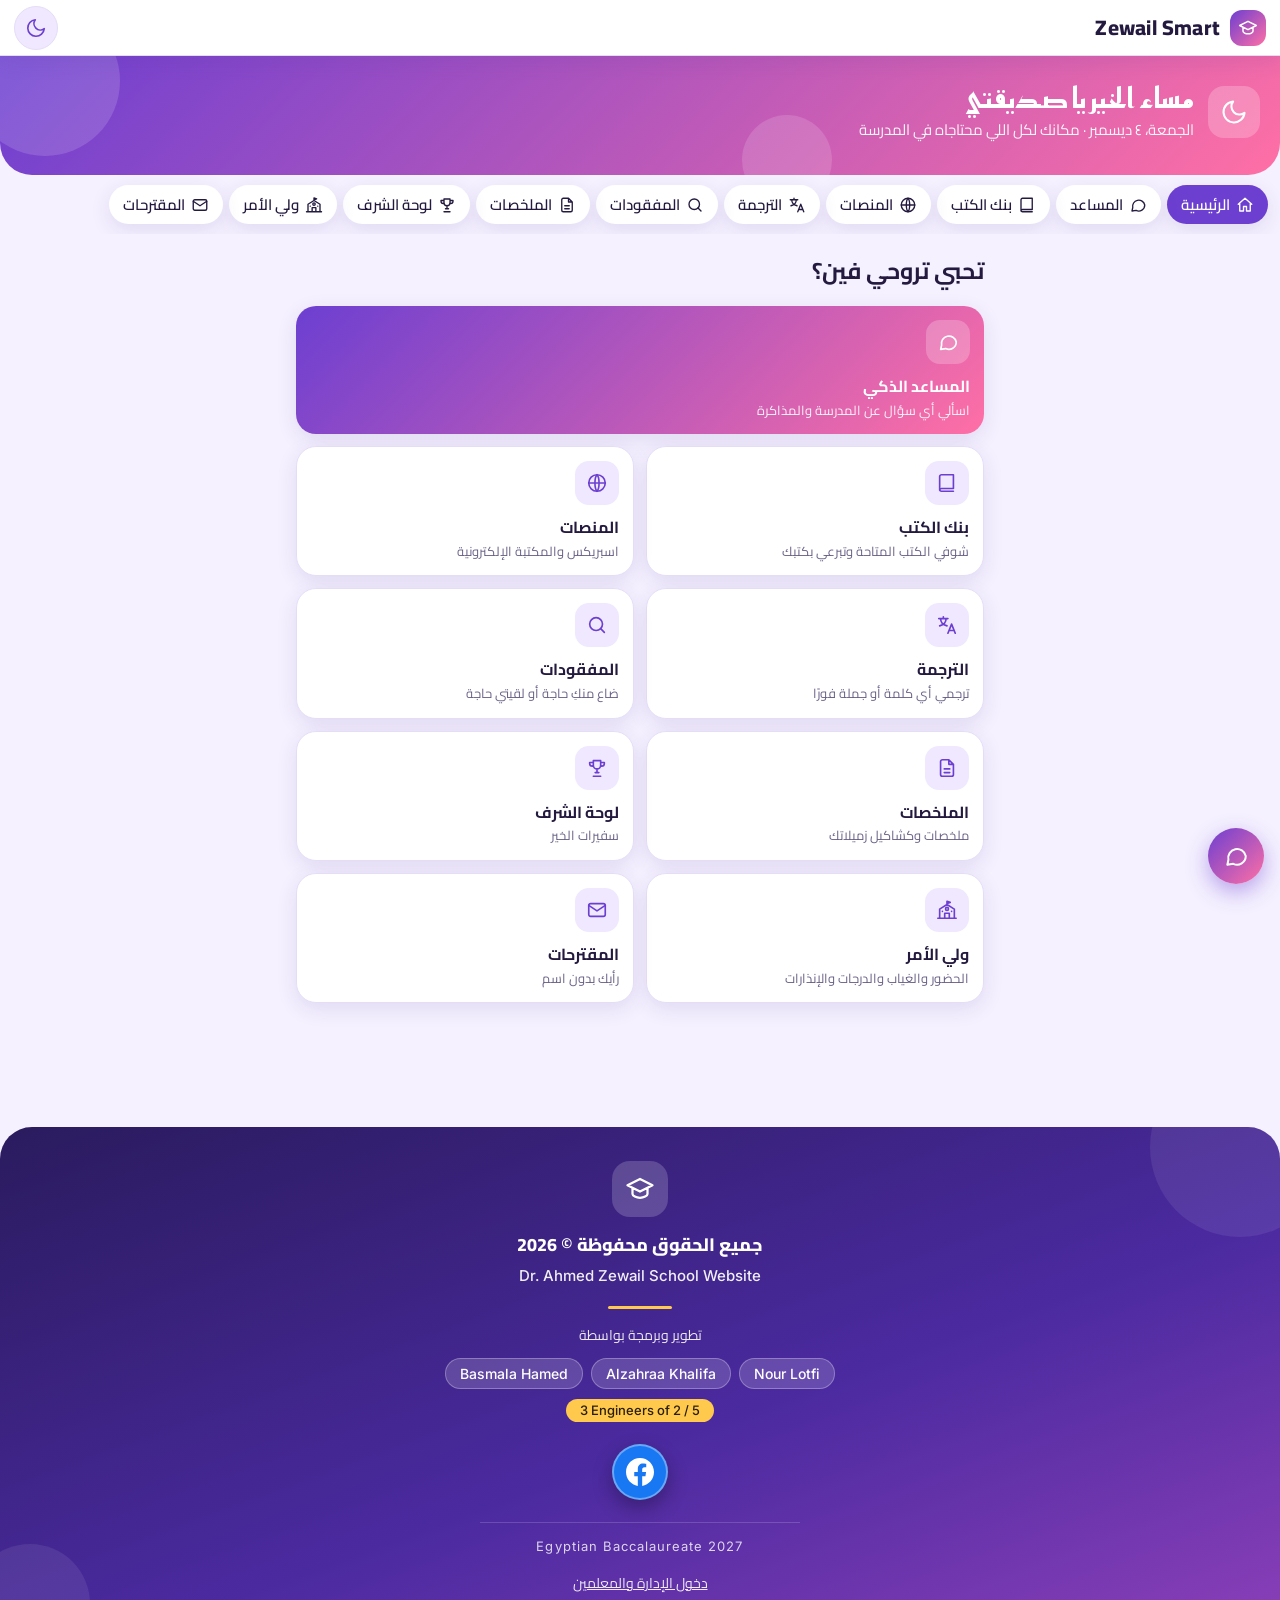
<file: index.html>
<!DOCTYPE html>
<html lang="ar" dir="rtl">
<head>
<meta charset="utf-8">
<meta name="viewport" content="width=device-width, initial-scale=1, viewport-fit=cover">
<title>Zewail Smart</title>
<script>try{var th=localStorage.getItem("theme");if(th==="dark"||th==="light")document.documentElement.setAttribute("data-theme",th)}catch(e){}</script>
<link rel="stylesheet" href="https://fonts.googleapis.com/css2?family=Cairo:wght@400;600;800&family=Reem+Kufi:wght@600&family=Inter:wght@400;500&display=swap">
<link rel="stylesheet" href="style.css">
<style>
#adminRoot{padding:0}
[hidden]{display:none!important}
#adminRoot .login{min-height:100vh;display:grid;place-items:center;padding:16px}
#adminRoot .lbox{width:100%;max-width:400px;background:var(--surface);border:1px solid var(--line);border-radius:22px;padding:22px;box-shadow:var(--sh)}
#adminRoot .lbox h1{font-size:20px;margin:0 0 12px}
#adminRoot .lbox .btn{width:100%;justify-content:center;padding:11px}
#adminRoot .err{color:var(--bad);font-weight:700;min-height:22px;margin:8px 0 0}
#adminRoot .spin{width:16px;height:16px;border:2.5px solid rgba(255,255,255,.4);border-top-color:#fff;border-radius:50%;animation:sp .7s linear infinite}
@keyframes sp{to{transform:rotate(360deg)}}
#adminRoot .top{position:sticky;top:0;z-index:8;display:flex;align-items:center;gap:10px;padding:10px 14px;background:var(--surface);border-bottom:1px solid var(--line)}
#adminRoot .top b{font-size:18px}
#adminRoot .top .who{margin-inline-start:auto;color:var(--muted);font-size:14px}
#adminRoot .btn.sm{padding:4px 12px;font-size:14px}
#adminRoot .tabs{position:sticky;top:53px;z-index:7;display:flex;gap:6px;overflow-x:auto;padding:8px 12px;background:var(--bg);scrollbar-width:none}
#adminRoot .tabs a{flex:none;padding:6px 14px;border-radius:999px;background:var(--surface);color:var(--ink);text-decoration:none;font-weight:600;font-size:15px;box-shadow:var(--sh);cursor:pointer}
#adminRoot .tabs a.on{background:var(--p);color:var(--surface)}
#adminRoot #view{max-width:1200px;margin:auto;padding:8px 14px 80px}
#adminRoot .kpis{display:grid;grid-template-columns:repeat(auto-fit,minmax(150px,1fr));gap:10px;margin:10px 0}
#adminRoot .kpi{background:var(--surface);border:1px solid var(--line);border-radius:16px;padding:12px 14px;box-shadow:var(--sh)}
#adminRoot .kpi b{display:block;font-size:26px;line-height:1.3}
#adminRoot .kpi span{color:var(--muted);font-size:13px}
#adminRoot .kpi.warn b{color:var(--bad)}
#adminRoot .kpi.ok b{color:var(--mint)}
#adminRoot .panel{background:var(--surface);border:1px solid var(--line);border-radius:18px;padding:14px;margin:12px 0;box-shadow:var(--sh)}
#adminRoot .panel h3{margin:0 0 8px;font-size:17px}
#adminRoot .two{display:grid;grid-template-columns:1fr;gap:12px}
@media(min-width:900px){#adminRoot .two{grid-template-columns:1fr 1fr}}
#adminRoot .bars{display:flex;align-items:flex-end;gap:8px;height:150px;padding-top:8px;overflow-x:auto}
#adminRoot .bar{flex:1;min-width:34px;display:flex;flex-direction:column;align-items:center;justify-content:flex-end;height:100%;font-size:12px;color:var(--muted)}
#adminRoot .bar i{display:block;width:70%;background:linear-gradient(var(--p),var(--p2));border-radius:6px 6px 0 0;min-height:2px}
#adminRoot .bar em{font-style:normal;color:var(--ink);font-weight:700}
#adminRoot .hb{display:grid;grid-template-columns:90px 1fr 52px;gap:8px;align-items:center;margin:6px 0;font-size:14px}
#adminRoot .hb div{background:var(--soft);border-radius:999px;height:12px;overflow:hidden}
#adminRoot .hb i{display:block;height:100%;background:var(--p2);border-radius:999px}
#adminRoot .donut{display:flex;gap:14px;align-items:center;flex-wrap:wrap}
#adminRoot .bar-row{display:flex;height:22px;border-radius:999px;overflow:hidden;background:var(--soft);flex:1;min-width:200px}
#adminRoot .bar-row i{display:block;height:100%}
#adminRoot .lg{display:flex;gap:12px;flex-wrap:wrap;font-size:13px;color:var(--muted);margin-top:6px}
#adminRoot .lg s{display:inline-block;width:10px;height:10px;border-radius:50%;margin-inline-end:4px;text-decoration:none}
#adminRoot .filters{display:flex;flex-wrap:wrap;gap:8px;align-items:end}
#adminRoot .filters>div{flex:1;min-width:130px}
#adminRoot .filters input,#adminRoot .filters select{margin:2px 0 0}
#adminRoot .tw{overflow-x:auto;border:1px solid var(--line);border-radius:14px;background:var(--surface)}
#adminRoot table.t{border-collapse:collapse;width:100%;font-size:14px;min-width:760px}
#adminRoot .t th,#adminRoot .t td{padding:8px 10px;text-align:start;border-bottom:1px solid var(--line);white-space:nowrap}
#adminRoot .t th{background:var(--soft);position:sticky;top:0;font-weight:700}
#adminRoot .t tr:hover td{background:color-mix(in srgb,var(--soft) 50%,transparent)}
#adminRoot .t td.n{white-space:normal;min-width:180px}
#adminRoot .pill{display:inline-block;border-radius:999px;padding:0 10px;font-size:12px;font-weight:800}
#adminRoot .pill.g{background:color-mix(in srgb,var(--mint) 25%,var(--surface));color:var(--ink)}
#adminRoot .pill.y{background:var(--gold);color:#2a1f08}
#adminRoot .pill.r{background:var(--bad);color:#fff}
#adminRoot .pill.m{background:var(--soft);color:var(--muted)}
#adminRoot .pager{display:flex;gap:8px;align-items:center;justify-content:center;margin:10px 0;flex-wrap:wrap}
#adminRoot .rowb{display:flex;gap:8px;flex-wrap:wrap;margin:8px 0}
#adminRoot .seg{display:inline-flex;border:1.5px solid var(--line);border-radius:12px;overflow:hidden}
#adminRoot .seg label{padding:4px 10px;cursor:pointer;font-size:13px;border-inline-end:1px solid var(--line)}
#adminRoot .seg input{display:none;width:auto}
#adminRoot .seg input:checked+span{font-weight:800}
#adminRoot .seg label:has(input:checked){background:var(--p);color:var(--surface)}
#adminRoot .seg label:has(input[value=absent]:checked){background:var(--bad);color:#fff}
#adminRoot .seg label:has(input[value=late]:checked){background:var(--gold);color:#2a1f08}
#adminRoot .modal{position:fixed;inset:0;background:rgba(0,0,0,.5);z-index:20;display:grid;place-items:center;padding:10px}
#adminRoot .mbox{background:var(--surface);color:var(--ink);border-radius:20px;width:100%;max-width:820px;max-height:92vh;overflow:auto;padding:16px}
#adminRoot .mx{float:inline-end}
#adminRoot .toast{position:fixed;bottom:20px;left:50%;transform:translateX(-50%) translateY(30px);background:var(--ink);color:var(--surface);padding:10px 18px;border-radius:12px;opacity:0;pointer-events:none;transition:.25s;z-index:30;max-width:92vw}
#adminRoot .toast.show{opacity:1;transform:translateX(-50%)}
#adminRoot .inl{display:flex;gap:8px;flex-wrap:wrap;align-items:end}
#adminRoot .inl>*{margin:0}
#adminRoot .inl input,#adminRoot .inl select{width:auto;flex:1;min-width:110px}
#adminRoot .skel{height:80px;border-radius:16px;background:linear-gradient(90deg,var(--soft),var(--surface),var(--soft));background-size:200% 100%;animation:sk 1.2s infinite}
@keyframes sk{to{background-position:-200% 0}}
@media print{#adminRoot .top,#adminRoot .tabs,#adminRoot .rowb,#adminRoot .pager,#adminRoot .no-print{display:none!important}}
</style>
</head>
<body>
<svg width="0" height="0" style="position:absolute" aria-hidden="true">
<symbol id="i-home" viewBox="0 0 24 24"><path d="M3 11l9-8 9 8M5 10v10h5v-6h4v6h5V10"/></symbol>
<symbol id="i-book" viewBox="0 0 24 24"><path d="M4 19.5V5a2 2 0 012-2h13v15H6a2 2 0 00-2 2zm0 0A2 2 0 006 21h13"/></symbol>
<symbol id="i-search" viewBox="0 0 24 24"><circle cx="11" cy="11" r="7"/><path d="M20 20l-4-4"/></symbol>
<symbol id="i-file" viewBox="0 0 24 24"><path d="M14 3H7a2 2 0 00-2 2v14a2 2 0 002 2h10a2 2 0 002-2V8zM14 3v5h5M9 13h6M9 17h6"/></symbol>
<symbol id="i-trophy" viewBox="0 0 24 24"><path d="M8 4h8v5a4 4 0 01-8 0zM8 6H4v1a3 3 0 003 3M16 6h4v1a3 3 0 01-3 3M12 13v4M8 21h8M10 17h4"/></symbol>
<symbol id="i-mail" viewBox="0 0 24 24"><rect x="3" y="5" width="18" height="14" rx="2"/><path d="M3 7l9 6 9-6"/></symbol>
<symbol id="i-pencil" viewBox="0 0 24 24"><path d="M4 20l1-4L16 5l3 3L8 19zM14 7l3 3"/></symbol>
<symbol id="i-chat" viewBox="0 0 24 24"><path d="M21 12a8 8 0 01-11.5 7.2L4 20l1-4.5A8 8 0 1121 12z"/></symbol>
<symbol id="i-send" viewBox="0 0 24 24"><path d="M22 2L11 13M22 2l-7 20-4-9-9-4z"/></symbol>
<symbol id="i-moon" viewBox="0 0 24 24"><path d="M21 12.8A9 9 0 1111.2 3a7 7 0 009.8 9.8z"/></symbol>
<symbol id="i-sun" viewBox="0 0 24 24"><circle cx="12" cy="12" r="4"/><path d="M12 2v2M12 20v2M4.9 4.9l1.4 1.4M17.7 17.7l1.4 1.4M2 12h2M20 12h2M4.9 19.1l1.4-1.4M17.7 6.3l1.4-1.4"/></symbol>
<symbol id="i-globe" viewBox="0 0 24 24"><circle cx="12" cy="12" r="9"/><path d="M3 12h18M12 3c3 3 3 15 0 18M12 3c-3 3-3 15 0 18"/></symbol>
<symbol id="i-lang" viewBox="0 0 24 24"><path d="M3 5h10M8 3v2M5 5c0 4 3 7 7 8M11 5c0 4-3 7-7 8M13 21l4-10 4 10M14.5 18h5"/></symbol>
<symbol id="i-ext" viewBox="0 0 24 24"><path d="M14 4h6v6M20 4l-9 9M18 14v5a1 1 0 01-1 1H5a1 1 0 01-1-1V7a1 1 0 011-1h5"/></symbol>
<symbol id="i-play" viewBox="0 0 24 24"><circle cx="12" cy="12" r="9"/><path d="M10 8.5l6 3.5-6 3.5z"/></symbol>
<symbol id="i-layers" viewBox="0 0 24 24"><path d="M12 3l9 5-9 5-9-5zM3 13l9 5 9-5M3 17.5l9 5 9-5"/></symbol>
<symbol id="i-lib" viewBox="0 0 24 24"><path d="M4 21V5M9 21V5M14 21V5M18.5 21l-3-16 4-1 3 16zM3 21h8"/></symbol>
<symbol id="i-swap" viewBox="0 0 24 24"><path d="M7 4L3 8l4 4M3 8h14M17 20l4-4-4-4M21 16H7"/></symbol>
<symbol id="i-copy" viewBox="0 0 24 24"><rect x="9" y="9" width="11" height="11" rx="2"/><path d="M5 15V6a2 2 0 012-2h9"/></symbol>
<symbol id="i-speak" viewBox="0 0 24 24"><path d="M4 9v6h4l5 4V5L8 9zM16.5 8.5a5 5 0 010 7M19 6a8.5 8.5 0 010 12"/></symbol>
<symbol id="i-cap" viewBox="0 0 24 24"><path d="M2 9l10-5 10 5-10 5zM6 11.5V16c0 1.5 3 3 6 3s6-1.5 6-3v-4.5"/></symbol>
<symbol id="i-school" viewBox="0 0 24 24"><path d="M2 21h20M4 21V11l8-5 8 5v10M12 6V2.5l3.5 1.2L12 5M9.5 21v-5.5h5V21M7 13.5h.01M17 13.5h.01"/><circle cx="12" cy="10.8" r="1.6"/></symbol>
</svg>
<header class="appbar">
<a class="brand" href="#home"><span class="lg"><svg class="ic"><use href="#i-cap"/></svg></span><span class="bn" dir="ltr" lang="en">Zewail Smart</span></a>
<button class="tbtn" id="tb" type="button" aria-label="تبديل الوضع الداكن"><svg class="ic" id="ti-moon"><use href="#i-moon"/></svg><svg class="ic" id="ti-sun"><use href="#i-sun"/></svg></button>
</header>
<div class="hero"><div class="blob b1"></div><div class="blob b2"></div>
<div class="logo"><svg class="ic" id="gi"><use href="#i-sun"/></svg></div>
<div><h1 id="gr">أهلاً بكِ</h1><p id="gd">مكانك لكل اللي محتاجاه في المدرسة</p></div></div>
<nav id="nav"></nav>
<main id="app"></main>
<footer class="foot">
<div class="fb1"></div><div class="fb2"></div>
<div class="fin">
<div class="flogo"><svg class="ic"><use href="#i-cap"/></svg></div>
<p class="frights">جميع الحقوق محفوظة © 2026</p>
<p class="fsite" dir="ltr" lang="en">Dr. Ahmed Zewail School Website</p>
<div class="fdiv"></div>
<p class="fby">تطوير وبرمجة بواسطة</p>
<ul class="fdev" dir="ltr" lang="en"><li>Basmala Hamed</li><li>Alzahraa Khalifa</li><li>Nour Lotfi</li></ul>
<p class="fcls" dir="ltr" lang="en">3 Engineers of 2 / 5</p>
<a class="fbk" href="https://www.facebook.com/share/1DrXE6mmeP/" target="_blank" rel="noopener noreferrer" aria-label="صفحتنا على فيسبوك" title="فيسبوك"><svg viewBox="0 0 24 24" width="28" height="28" aria-hidden="true"><path fill="#fff" d="M24 12.073c0-6.627-5.373-12-12-12s-12 5.373-12 12c0 5.99 4.388 10.954 10.125 11.854v-8.385H7.078v-3.47h3.047V9.43c0-3.007 1.792-4.669 4.533-4.669 1.312 0 2.686.235 2.686.235v2.953H15.83c-1.491 0-1.956.925-1.956 1.874v2.25h3.328l-.532 3.47h-2.796v8.385C19.612 23.027 24 18.062 24 12.073z"/></svg></a>
<p class="fbac" dir="ltr" lang="en">Egyptian Baccalaureate 2027</p>
<p class="fby" style="margin-top:14px"><a href="#admin" style="color:#fff">دخول الإدارة والمعلمين</a></p>
</div>
</footer>
<div id="adminRoot" class="adm" hidden>
<div id="a_login" class="login" hidden>
  <form id="a_lf" class="lbox" novalidate>
    <h1>حضور — دخول الإدارة والمعلمين</h1>
    <label for="a_lu">اسم المستخدم</label>
    <input id="a_lu" dir="ltr" autocomplete="username" required>
    <label for="a_lp">كلمة المرور</label>
    <input id="a_lp" type="password" dir="ltr" autocomplete="current-password" required>
    <button class="btn" id="a_lb" type="submit"><span class="spin" id="a_ls" hidden></span><span id="a_lt">تسجيل الدخول</span></button>
    <p class="err" id="a_le" role="alert"></p>
    <p class="note"><a href="index.html">الرجوع لصفحة المدرسة</a></p>
  </form>
</div>

<div id="a_shell" hidden>
  <header class="top">
    <b id="a_sname">حضور</b>
    <span class="who" id="a_who"></span>
    <button class="btn alt sm" id="a_out">خروج</button>
  </header>
  <nav id="a_tabs" class="tabs" aria-label="أقسام اللوحة"></nav>
  <main id="a_view" aria-live="polite"></main>
</div>
<div id="a_modal" class="modal" hidden><div class="mbox" role="dialog" aria-modal="true"><button class="btn alt sm mx" id="a_mx" aria-label="إغلاق">إغلاق ✕</button><div id="a_mb"></div></div></div>
<div id="a_toast" class="toast" role="status"></div>
</div>
<a class="fab" id="fab" href="#chat" aria-label="المساعد الذكي"><svg class="ic"><use href="#i-chat"/></svg></a>
<script>window.HUDUR={API:"https://hudur-api.YOUR-ACCOUNT.workers.dev/api"};/* ضع رابط الـ Worker هنا بعد نشره */</script>
<script>
(function () {
"use strict";
var API = (window.HUDUR && window.HUDUR.API) || "";
var $ = function (i) { return document.getElementById(i); };
var esc = function (s) { return String(s == null ? "" : s).replace(/[&<>"']/g, function (c) { return { "&": "&amp;", "<": "&lt;", ">": "&gt;", '"': "&quot;", "'": "&#39;" }[c]; }); };
var S = { token: null, user: null, settings: null, tab: "dash", students: null, memo: {} };
var PAGE = 25;
try { S.token = sessionStorage.getItem("hudur_t"); S.user = JSON.parse(sessionStorage.getItem("hudur_u") || "null"); } catch (e) {}

// ---------- أدوات ----------
function toast(m) { var t = $("a_toast"); t.textContent = m; t.classList.add("show"); clearTimeout(toast.h); toast.h = setTimeout(function () { t.classList.remove("show"); }, 3500); }
function dow(d) { return new Date(d + "T00:00:00Z").getUTCDay(); }
function addDays(d, n) { var t = new Date(d + "T00:00:00Z"); t.setUTCDate(t.getUTCDate() + n); return t.toISOString().slice(0, 10); }
function cairoToday() { return new Intl.DateTimeFormat("en-CA", { timeZone: "Africa/Cairo" }).format(new Date()); }
function monthEnd(m) { return addDays(addDays(m + "-28", 4).slice(0, 7) + "-01", -1); }
function fmt(n) { return n == null ? "—" : String(n); }
function debounce(f, ms) { var h; return function () { var a = arguments; clearTimeout(h); h = setTimeout(function () { f.apply(null, a); }, ms); }; }

async function api(path, o) {
  o = o || {};
  var ctl = new AbortController(), t = setTimeout(function () { ctl.abort(); }, o.timeout || 25000);
  try {
    var h = { "Content-Type": "application/json" };
    if (S.token) h.Authorization = "Bearer " + S.token;
    var r = await fetch(API + path, { method: o.method || "GET", headers: h, body: o.body ? JSON.stringify(o.body) : undefined, signal: ctl.signal });
    var j = {}; try { j = await r.json(); } catch (e) {}
    if (r.status === 401 && S.token) { logout("انتهت الجلسة، سجّل الدخول من جديد"); throw new Error("انتهت الجلسة"); }
    if (!r.ok) throw new Error(j.error || "حدث خطأ (" + r.status + ")");
    return j;
  } catch (e) {
    if (e.name === "AbortError") throw new Error("انتهت مهلة الاتصال بالخادم، حاول مرة أخرى");
    if (e instanceof TypeError) throw new Error("تعذّر الوصول للخادم. تأكد من الإنترنت ومن رابط الـ Worker في config.js");
    throw e;
  } finally { clearTimeout(t); }
}
function report(from, to) {
  var k = (from || "") + "|" + (to || "");
  if (!S.memo[k]) S.memo[k] = api("/report" + (from ? "?from=" + from + "&to=" + to : "")).catch(function (e) { delete S.memo[k]; throw e; });
  return S.memo[k];
}
function dirty() { S.memo = {}; S.students = null; }
function loading(el) { el.innerHTML = '<div class="skel"></div><div class="skel" style="margin-top:10px"></div>'; }
function fail(el, e) { el.innerHTML = '<p class="note">' + esc(e.message) + '</p><button class="btn alt sm" onclick="location.reload()">إعادة المحاولة</button>'; }

// ---------- الدخول ----------
var busy = false;
function showLogin(msg) { $("a_shell").hidden = true; $("a_login").hidden = false; $("a_le").textContent = msg || ""; }
function logout(msg) { S.token = null; S.user = null; S.memo = {}; try { sessionStorage.clear(); } catch (e) {} showLogin(msg); }
$("a_lf").addEventListener("submit", async function (ev) {
  ev.preventDefault();
  if (busy) return;                                   // منع إرسال الطلب أكثر من مرة
  var u = $("a_lu").value.trim(), p = $("a_lp").value;
  if (!u || !p) { $("a_le").textContent = "اكتب اسم المستخدم وكلمة المرور"; return; }
  busy = true; $("a_lb").disabled = true; $("a_ls").hidden = false; $("a_lt").textContent = "جاري الدخول..."; $("a_le").textContent = "";
  try {
    var r = await api("/login", { method: "POST", body: { username: u, password: p }, timeout: 20000 });
    S.token = r.token; S.user = r.user;
    try { sessionStorage.setItem("hudur_t", r.token); sessionStorage.setItem("hudur_u", JSON.stringify(r.user)); } catch (e) {}
    $("a_lp").value = ""; boot();
  } catch (e) { $("a_le").textContent = e.message; }
  finally { busy = false; $("a_lb").disabled = false; $("a_ls").hidden = true; $("a_lt").textContent = "تسجيل الدخول"; }
});
$("a_out").onclick = function () { logout(); };
$("a_mx").onclick = function () { $("a_modal").hidden = true; };
$("a_modal").addEventListener("click", function (e) { if (e.target === $("a_modal")) $("a_modal").hidden = true; });

// ---------- التشغيل ----------
var TABS = [["dash", "لوحة التحكم"], ["students", "الطلاب"], ["attend", "تسجيل الحضور"], ["stats", "الإحصائيات والتقارير"], ["grades", "الدرجات"], ["warn", "الإنذارات"], ["settings", "الإعدادات", 1], ["users", "المستخدمون", 1]];
async function boot() {
  if (!API || /YOUR-ACCOUNT/.test(API)) { showLogin("لم يُضبط رابط الخادم في config.js بعد"); return; }
  if (!S.token) { showLogin(); return; }
  $("a_login").hidden = true; $("a_shell").hidden = false;
  $("a_who").textContent = S.user.name + " — " + (S.user.role === "admin" ? "مدير المدرسة" : "معلم");
  try { S.settings = await api("/settings"); } catch (e) { toast(e.message); return; }
  $("a_sname").textContent = S.settings.school_name || "حضور";
  var adm = S.user.role === "admin";
  $("a_tabs").innerHTML = TABS.filter(function (t) { return !t[2] || adm; }).map(function (t) { return '<a data-t="' + t[0] + '" role="button" tabindex="0">' + t[1] + "</a>"; }).join("");
  $("a_tabs").onclick = function (e) { var a = e.target.closest("a"); if (a) go(a.dataset.t); };
  go(S.tab);
}
function go(t) {
  S.tab = t;
  Array.prototype.forEach.call($("a_tabs").children, function (a) { a.classList.toggle("on", a.dataset.t === t); });
  var el = $("a_view"); loading(el);
  var V = { dash: vDash, students: vStudents, attend: vAttend, stats: vStats, grades: vGrades, warn: vWarn, settings: vSettings, users: vUsers };
  Promise.resolve(V[t](el)).catch(function (e) { fail(el, e); });
}

// ---------- لوحة التحكم ----------
function kpi(v, l, c) { return '<div class="kpi ' + (c || "") + '"><b>' + v + "</b><span>" + l + "</span></div>"; }
function barsChart(items) {
  var mx = Math.max.apply(null, items.map(function (i) { return i.v; }).concat([1]));
  return '<div class="bars">' + items.map(function (i) { return '<div class="bar"><em>' + i.v + '%</em><i style="height:' + Math.max(2, i.v / mx * 100) + '%"></i>' + esc(i.l) + "</div>"; }).join("") + "</div>";
}
async function vDash(el) {
  var r = await report();
  var t = r.todayStats, T = r.totals;
  var tot = Math.max(1, T.students);
  el.innerHTML = '<div class="kpis">' + kpi(T.students, "إجمالي الطلاب") + kpi(t.present, "حاضرون اليوم", "ok") + kpi(t.absent, "غائبون اليوم", t.absent ? "warn" : "") + kpi(t.late, "متأخرون اليوم") +
    kpi(T.presRate + "%", "نسبة الحضور (من بداية العام)", "ok") + kpi(T.absRate + "%", "نسبة الغياب (من بداية العام)", T.absRate > 10 ? "warn" : "") + kpi(r.warningsOpen, "إنذارات بانتظار الاعتماد", r.warningsOpen ? "warn" : "") + kpi(r.warningsTotal, "إجمالي الإنذارات الحالية") + "</div>" +
    (t.unrecorded ? '<p class="note">لم يُسجَّل حضور اليوم لعدد ' + t.unrecorded + ' طالب (فصول لم يُرصد حضورها بعد) — ولا تُحسب ضمن الحاضرين.</p>' : "") +
    '<div class="two"><div class="panel"><h3>حالة اليوم</h3><div class="bar-row" aria-hidden="true"><i style="width:' + t.present / tot * 100 + '%;background:var(--mint)"></i><i style="width:' + t.late / tot * 100 + '%;background:var(--gold)"></i><i style="width:' + t.absent / tot * 100 + '%;background:var(--bad)"></i></div><div class="lg"><span><s style="background:var(--mint)"></s>حاضر ' + t.present + '</span><span><s style="background:var(--gold)"></s>متأخر ' + t.late + '</span><span><s style="background:var(--bad)"></s>غائب ' + t.absent + '</span><span><s style="background:var(--soft)"></s>غير مسجّل ' + t.unrecorded + "</span></div></div>" +
    '<div class="panel"><h3>نسبة الغياب حسب الفصل (من بداية العام)</h3>' + (r.byClass.length ? r.byClass.map(function (c) { return '<div class="hb"><span>' + esc(c.class) + '</span><div><i style="width:' + Math.min(100, c.absRate * 4) + '%"></i></div><b>' + c.absRate + "%</b></div>"; }).join("") : '<p class="m">لا بيانات</p>') + "</div></div>" +
    '<div class="panel"><h3>مقارنة نسبة الغياب بين الشهور</h3>' + (r.monthly.some(function (m) { return m.days; }) ? barsChart(r.monthly.map(function (m) { return { l: m.month.slice(5) + "/" + m.month.slice(2, 4), v: m.absRate }; })) : '<p class="m">لا توجد أيام دراسة مسجلة بعد. ابدأ من «تسجيل الحضور».</p>') + "</div>" +
    '<div id="a_sp"></div>';
  studentsPanel($("a_sp"), r, true);
}

// ---------- الطلاب (جدول + بحث + تصفية + ملف) ----------
function vStudents(el) { return report().then(function (r) { el.innerHTML = '<div id="a_sp"></div>'; studentsPanel($("a_sp"), r, false); }); }
function studentsPanel(el, r, compact) {
  var F = { q: "", grade: "", cls: "", today: "", warn: "", page: 0 };
  var uniq = function (k) { var s = {}; r.rows.forEach(function (x) { if (x[k]) s[x[k]] = 1; }); return Object.keys(s).sort(); };
  var opt = function (a) { return '<option value="">الكل</option>' + a.map(function (x) { return "<option>" + esc(x) + "</option>"; }).join(""); };
  var adm = S.user.role === "admin";
  el.innerHTML = '<div class="panel"><h3>قائمة الطلاب (' + r.rows.length + ')</h3><div class="filters no-print">' +
    '<div><label for="a_fq">بحث بالاسم أو الرقم التعريفي</label><input id="a_fq" placeholder="اكتب للبحث" autocomplete="off"></div>' +
    '<div><label for="a_fg">الصف</label><select id="a_fg">' + opt(uniq("grade")) + '</select></div><div><label for="a_fcl">الفصل</label><select id="a_fcl">' + opt(uniq("class")) + "</select></div>" +
    '<div><label for="a_ft">حالة اليوم</label><select id="a_ft"><option value="">الكل</option><option value="present">حاضر</option><option value="absent">غائب</option><option value="late">متأخر</option><option value="unrecorded">غير مسجّل</option></select></div>' +
    '<div><label for="a_fw">الإنذار</label><select id="a_fw"><option value="">الكل</option><option value="any">عليه إنذار</option><option value="none">بدون إنذار</option></select></div></div>' +
    (adm ? '<div class="rowb no-print"><button class="btn alt sm" id="a_imp">استيراد طلاب من Excel / CSV</button></div>' : "") +
    '<div class="tw"><table class="t"><thead><tr><th>الاسم</th><th>الرقم التعريفي</th><th>الصف</th><th>الفصل</th><th>ولي الأمر / التواصل</th><th>أيام الحضور</th><th>أيام الغياب</th><th>نسبة الغياب</th><th>متوسط الدرجات</th><th>الإنذار</th><th>اليوم</th><th></th></tr></thead><tbody id="a_tb"></tbody></table></div><div class="pager" id="a_pg"></div></div>';
  function filtered() {
    var q = F.q.trim();
    return r.rows.filter(function (x) {
      return (!q || x.name.indexOf(q) > -1 || x.code.indexOf(q) > -1) && (!F.grade || x.grade === F.grade) && (!F.cls || x.class === F.cls) && (!F.today || x.today === F.today) &&
        (!F.warn || (F.warn === "any" ? !!x.warning : !x.warning));
    });
  }
  var TS = { present: ["حاضر", "g"], absent: ["غائب", "r"], late: ["متأخر", "y"], unrecorded: ["غير مسجّل", "m"] };
  function draw() {
    var f = filtered(), pages = Math.max(1, Math.ceil(f.length / PAGE)); if (F.page >= pages) F.page = pages - 1;
    var sl = f.slice(F.page * PAGE, F.page * PAGE + PAGE);
    $("a_tb").innerHTML = sl.length ? sl.map(function (x) {
      var w = x.warning ? (x.warning === "approved" ? '<span class="pill r">إنذار معتمد</span>' : '<span class="pill y">إنذار بانتظار الاعتماد</span>') : '<span class="pill g">لا</span>';
      return "<tr><td class=n>" + esc(x.name) + "</td><td dir=ltr>" + esc(x.code) + "</td><td>" + esc(x.grade || "—") + "</td><td>" + esc(x.class) + "</td><td>" + (x.phone ? '<a href="tel:' + esc(x.phone) + '" dir="ltr">' + esc(x.phone) + "</a>" : '<span class="pill m">بدون رقم</span>') + "</td><td>" + x.present + "</td><td>" + x.absent + "</td><td>" + x.absRate + "%</td><td>" + (x.avg == null ? "—" : x.avg + "% (" + esc(x.label) + ")") + "</td><td>" + w + '</td><td><span class="pill ' + TS[x.today][1] + '">' + TS[x.today][0] + '</span></td><td><button class="btn alt sm" data-c="' + esc(x.code) + '">فتح الملف</button></td></tr>';
    }).join("") : '<tr><td colspan="12" class="m">لا يوجد طلاب مطابقون</td></tr>';
    $("a_pg").innerHTML = '<button class="btn alt sm" id="a_pp"' + (F.page ? "" : " disabled") + '>السابق</button><span>صفحة ' + (F.page + 1) + " من " + pages + " (" + f.length + ' طالب)</span><button class="btn alt sm" id="a_pn"' + (F.page < pages - 1 ? "" : " disabled") + ">التالي</button>";
    $("a_pp").onclick = function () { F.page--; draw(); }; $("a_pn").onclick = function () { F.page++; draw(); };
  }
  var set = function (k) { return function () { F[k] = this.value; F.page = 0; draw(); }; };
  $("a_fq").oninput = debounce(function () { F.q = $("a_fq").value; F.page = 0; draw(); }, 200);
  $("a_fg").onchange = set("grade"); $("a_fcl").onchange = set("cls"); $("a_ft").onchange = set("today"); $("a_fw").onchange = set("warn");
  $("a_tb").onclick = function (e) { var b = e.target.closest("button[data-c]"); if (b) openStudent(b.dataset.c); };
  if ($("a_imp")) $("a_imp").onclick = importDialog;
  draw();
}
async function openStudent(code) {
  $("a_mb").innerHTML = '<div class="skel"></div>'; $("a_modal").hidden = false;
  try {
    var d = await api("/student/" + encodeURIComponent(code)), s = d.student;
    var ab = d.attendance.filter(function (a) { return a.status === "absent"; }).length;
    var ST = { absent: "غائب", late: "متأخر", excused: "غياب بعذر" };
    $("a_mb").innerHTML = '<h2 style="margin:0">' + esc(s.name) + '</h2><p class="m">الرقم التعريفي: <span dir=ltr>' + esc(s.code) + "</span> · الفصل: " + esc(s.class) + (s.grade ? " · الصف: " + esc(s.grade) : "") + " · ولي الأمر: " + esc(s.phone || "غير مسجل") + "</p>" +
      '<div class="kpis">' + kpi(ab, "أيام الغياب المسجلة") + kpi(d.attendance.filter(function (a) { return a.status === "late"; }).length, "مرات التأخر") + kpi(d.gradeSummary ? d.gradeSummary.avg + "% — " + esc(d.gradeSummary.label) : "—", "متوسط الدرجات") + "</div>" +
      '<div class="rowb"><button class="btn sm" id="a_sr">تحميل تقرير الطالب (Excel)</button><button class="btn alt sm" id="a_sp2">PDF / طباعة</button></div>' +
      '<div class="panel"><h3>الإنذارات (السجل الكامل)</h3>' + (d.warnings.length ? '<div class="tw"><table class="t"><tr><th>التاريخ</th><th>الأيام</th><th>السبب</th><th>الحالة</th><th>القراءة</th></tr>' + d.warnings.map(function (w) { return "<tr><td>" + esc(w.created) + "</td><td>" + esc(w.abs_count) + '</td><td class=n>' + esc(w.reason) + "</td><td>" + wl(w.status) + "</td><td>" + (w.read === "yes" ? "تمت قراءته" : "جديد") + "</td></tr>"; }).join("") + "</table></div>" : '<p class="m">لا توجد إنذارات</p>') + "</div>" +
      '<div class="panel"><h3>سجل الغياب والتأخر</h3>' + (d.attendance.length ? '<div class="tw" style="max-height:260px"><table class="t"><tr><th>التاريخ</th><th>الحالة</th></tr>' + d.attendance.map(function (a) { return "<tr><td>" + esc(a.date) + "</td><td>" + (ST[a.status] || esc(a.status)) + "</td></tr>"; }).join("") + "</table></div>" : '<p class="m">لا يوجد غياب مسجل</p>') + "</div>" +
      '<div class="panel"><h3>الدرجات</h3>' + (d.grades.length ? '<div class="tw"><table class="t"><tr><th>الفصل الدراسي</th><th>الفترة</th><th>المادة</th><th>الدرجة</th><th>من</th></tr>' + d.grades.map(function (g) { return "<tr><td>" + esc(g.term) + "</td><td>" + esc(g.period) + "</td><td>" + esc(g.subject) + "</td><td>" + esc(g.score) + "</td><td>" + esc(g.max) + "</td></tr>"; }).join("") + "</table></div>" : '<p class="m">لا توجد درجات</p>') + "</div>";
    var mk = function () { return studentReportData(d); };
    $("a_sr").onclick = function () { exportAs("xlsx", mk()); }; $("a_sp2").onclick = function () { exportAs("pdf", mk()); };
  } catch (e) { $("a_mb").innerHTML = '<p class="note">' + esc(e.message) + "</p>"; }
}
function wl(s) { return s === "approved" ? '<span class="pill r">معتمد</span>' : s === "dismissed" ? '<span class="pill m">ملغى</span>' : '<span class="pill y">بانتظار الاعتماد</span>'; }

// ---------- استيراد الطلاب ----------
function parseCSV(t) {
  t = t.replace(/^﻿/, ""); var rows = [], row = [], cur = "", q = false;
  for (var i = 0; i < t.length; i++) {
    var c = t[i];
    if (q) { if (c === '"') { if (t[i + 1] === '"') { cur += '"'; i++; } else q = false; } else cur += c; }
    else if (c === '"') q = true; else if (c === ",") { row.push(cur); cur = ""; }
    else if (c === "\n" || c === "\r") { if (c === "\r" && t[i + 1] === "\n") i++; row.push(cur); cur = ""; if (row.some(function (x) { return x.trim(); })) rows.push(row); row = []; }
    else cur += c;
  }
  row.push(cur); if (row.some(function (x) { return x.trim(); })) rows.push(row); return rows;
}
function mapStudents(rows) {
  var h = rows[0].map(function (x) { return String(x).trim(); }), idx = function (re) { return h.findIndex(function (x) { return re.test(x); }); };
  var ic = idx(/كود|رقم|code|id/i), inm = idx(/اسم|name/i), icl = idx(/فصل|class/i), ig = idx(/^الصف|grade/i), ip = idx(/تليفون|هاتف|موبايل|phone|mobile/i);
  if (ic < 0 || inm < 0 || icl < 0) throw new Error("لم أجد أعمدة: الكود، الاسم، الفصل في الصف الأول من الملف");
  return rows.slice(1).map(function (r) { return { code: String(r[ic] || "").trim(), name: String(r[inm] || "").trim(), class: String(r[icl] || "").trim(), grade: ig >= 0 ? String(r[ig] || "").trim() : "", phone: ip >= 0 ? String(r[ip] || "").trim() : "" }; }).filter(function (x) { return x.code && x.name; });
}
function loadScript(src) { return new Promise(function (res, rej) { if (window.XLSX) return res(); var s = document.createElement("script"); s.src = src; s.onload = res; s.onerror = function () { rej(new Error("تعذّر تحميل مكتبة Excel، تأكد من الإنترنت")); }; document.head.appendChild(s); }); }
var XLSX_SRC = "https://cdnjs.cloudflare.com/ajax/libs/xlsx/0.18.5/xlsx.full.min.js";
function importDialog() {
  $("a_mb").innerHTML = '<h2 style="margin:0">استيراد بيانات الطلاب</h2><p class="m">الأعمدة المطلوبة في الصف الأول: <b>الكود، الاسم، الفصل</b> (واختياري: الصف، تليفون ولي الأمر). الطالب الموجود (بنفس الكود) يتم تحديثه ولا يتكرر.</p><input type="file" id="a_fi" accept=".csv,.xlsx,.xls"><div id="a_ip"></div>';
  $("a_modal").hidden = false;
  $("a_fi").onchange = async function () {
    var f = this.files[0]; if (!f) return; var ip = $("a_ip"); ip.innerHTML = '<p class="m">جاري قراءة الملف...</p>';
    try {
      var rows;
      if (/\.csv$/i.test(f.name)) rows = parseCSV(await f.text());
      else { await loadScript(XLSX_SRC); var wb = XLSX.read(await f.arrayBuffer(), { type: "array" }); rows = XLSX.utils.sheet_to_json(wb.Sheets[wb.SheetNames[0]], { header: 1, raw: false }); }
      var data = mapStudents(rows), noPh = data.filter(function (x) { return !x.phone; }).length;
      ip.innerHTML = '<div class="panel"><b>' + data.length + ' طالب جاهز للاستيراد</b>' + (noPh ? '<p class="note">' + noPh + " طالب بدون رقم ولي أمر — لن يستطيع ولي أمرهم الدخول حتى يُسجَّل الرقم.</p>" : "") + '<button class="btn" id="a_igo">تأكيد الاستيراد</button></div>';
      $("a_igo").onclick = async function () {
        this.disabled = true; this.textContent = "جاري الاستيراد...";
        try { var a = 0, u = 0; for (var i = 0; i < data.length; i += 400) { var r = await api("/students/import", { method: "POST", body: { rows: data.slice(i, i + 400) }, timeout: 90000 }); a += r.added; u += r.updated; ip.innerHTML = '<p class="m">تمت معالجة ' + Math.min(i + 400, data.length) + " من " + data.length + "...</p>"; } dirty(); ip.innerHTML = '<p class="msg">تم: إضافة ' + a + " وتحديث " + u + " طالب.</p>"; go(S.tab); }
        catch (e) { ip.innerHTML = '<p class="note">' + esc(e.message) + "</p>"; }
      };
    } catch (e) { ip.innerHTML = '<p class="note">' + esc(e.message) + "</p>"; }
  };
}

// ---------- تسجيل الحضور ----------
async function classList() {
  if (!S.students) S.students = await api("/students");
  var s = {}; S.students.forEach(function (x) { s[x.class] = 1; }); return Object.keys(s).sort();
}
async function vAttend(el) {
  var cl = await classList(), today = cairoToday();
  el.innerHTML = '<div class="panel"><h3>تسجيل الحضور والغياب اليومي</h3><div class="inl"><div><label for="a_ad">اليوم</label><input type="date" id="a_ad" value="' + today + '" max="' + today + '"></div><div><label for="a_ac">الفصل</label><select id="a_ac">' + cl.map(function (c) { return "<option>" + esc(c) + "</option>"; }).join("") + '</select></div><button class="btn alt" id="a_al">عرض</button></div><div id="a_ar"></div></div>';
  async function load() {
    var d = $("a_ad").value, c = $("a_ac").value, ar = $("a_ar"); if (!d || !c) return; loading(ar);
    try {
      var res = await api("/attendance?date=" + d + "&class=" + encodeURIComponent(c)), m = {}; res.records.forEach(function (r) { m[r.code] = r.status; });
      var list = S.students.filter(function (s) { return s.class === c; });
      ar.innerHTML = (res.recorded ? '<p class="note">هذا اليوم مسجّل من قبل — الحفظ سيستبدل السجل.</p>' : '<p class="note">كل من لا تغيّر حالته يُحسب <b>حاضرًا</b>.</p>') + '<div class="rowb"><button class="btn alt sm" id="a_allp">الكل حاضر</button></div><div class="tw"><table class="t"><thead><tr><th>الاسم</th><th>الحالة</th></tr></thead><tbody>' + list.map(function (s) {
        var v = m[s.code] || "present";
        return "<tr><td class=n>" + esc(s.name) + '</td><td><span class="seg">' + [["present", "حاضر"], ["absent", "غائب"], ["late", "متأخر"], ["excused", "بعذر"]].map(function (o) { return '<label><input type="radio" name="s' + esc(s.code) + '" value="' + o[0] + '"' + (v === o[0] ? " checked" : "") + "><span>" + o[1] + "</span></label>"; }).join("") + "</span></td></tr>";
      }).join("") + '</tbody></table></div><div class="rowb"><button class="btn" id="a_asv">حفظ الحضور</button></div>';
      $("a_allp").onclick = function () { ar.querySelectorAll('input[value="present"]').forEach(function (i) { i.checked = true; }); };
      $("a_asv").onclick = async function () {
        var b = this; b.disabled = true; b.textContent = "جاري الحفظ...";
        var recs = []; list.forEach(function (s) { var ch = ar.querySelector('input[name="s' + s.code + '"]:checked'); if (ch && ch.value !== "present") recs.push({ code: s.code, status: ch.value }); });
        try { var r = await api("/attendance", { method: "POST", body: { date: d, class: c, records: recs }, timeout: 60000 }); dirty(); toast("تم الحفظ (" + recs.length + " غياب/تأخر)" + (r.newWarnings ? " — وتم إنشاء " + r.newWarnings + " إنذار جديد" : "")); b.textContent = "حفظ الحضور"; b.disabled = false; }
        catch (e) { toast(e.message); b.textContent = "حفظ الحضور"; b.disabled = false; }
      };
    } catch (e) { ar.innerHTML = '<p class="note">' + esc(e.message) + "</p>"; }
  }
  $("a_al").onclick = load; $("a_ac").onchange = load; $("a_ad").onchange = load; if (cl.length) load(); else $("a_ar").innerHTML = '<p class="note">لا يوجد طلاب بعد. استورد قائمة الطلاب من تبويب «الطلاب».</p>';
}

// ---------- الفترات ----------
function ranges(today) {
  var d = dow(today), ws = addDays(today, -d);
  return { thisWeek: [ws, today, "الأسبوع الحالي"], lastWeek: [addDays(ws, -7), addDays(ws, -1), "الأسبوع السابق"], last2w: [addDays(today, -13), today, "آخر أسبوعين"], lastMonth: [addDays(today, -29), today, "آخر شهر"] };
}
var KINDS = [["weekly", "تقرير الغياب الأسبوعي"], ["monthly", "تقرير الغياب الشهري"], ["last2w", "تقرير آخر أسبوعين"], ["custom", "تقرير فترة زمنية مخصصة"], ["general", "تقرير الغياب العام للمدرسة"], ["top", "تقرير الطلاب الأكثر غيابًا"], ["warnings", "تقرير الإنذارات"], ["student", "تقرير طالب محدد"]];
async function vStats(el) {
  var today = cairoToday(), R = ranges(today), cur = R.thisWeek;
  el.innerHTML = '<div class="panel"><h3>اختيار الفترة</h3><div class="rowb">' + Object.keys(R).map(function (k) { return '<button class="btn alt sm" data-r="' + k + '">' + R[k][2] + "</button>"; }).join("") + '</div><div class="inl"><div><label for="a_sm">شهر معيّن</label><input type="month" id="a_sm" max="' + today.slice(0, 7) + '"></div><div><label for="a_sf">من تاريخ</label><input type="date" id="a_sf" max="' + today + '"></div><div><label for="a_se">إلى تاريخ</label><input type="date" id="a_se" max="' + today + '"></div><button class="btn" id="a_sg">عرض</button></div></div><div id="a_so"></div>' +
    '<div class="panel no-print"><h3>تحميل التقرير</h3><div class="inl"><div><label for="a_rk">نوع التقرير</label><select id="a_rk">' + KINDS.map(function (k) { return '<option value="' + k[0] + '">' + k[1] + "</option>"; }).join("") + '</select></div><div id="a_rs" hidden><label for="a_rc">كود الطالب</label><input id="a_rc" dir="ltr"></div></div><p class="m">التقارير الأسبوعية/الشهرية/المخصصة تتبع الفترة المعروضة أعلاه. التقرير يحتوي على بيانات حقيقية من النظام.</p><div class="rowb"><button class="btn" id="a_d1">تحميل التقرير (Excel)</button><button class="btn alt" id="a_d2">CSV</button><button class="btn alt" id="a_d3">PDF / طباعة</button></div></div>';
  var label = cur[2];
  async function show(from, to, lab) {
    cur = [from, to, lab]; var o = $("a_so"); loading(o);
    try {
      var r = await report(from, to), T = r.totals, P = r.previous, dlt = Math.round((T.absRate - P.absRate) * 10) / 10;
      var top = r.rows.filter(function (x) { return x.absent > 0; }).sort(function (a, b) { return b.absent - a.absent; });
      o.innerHTML = '<p class="m">الفترة: ' + esc(lab) + " (" + from + " → " + to + ")</p>" + (T.totalAvail ? "" : '<p class="note">لا توجد أيام دراسة مسجلة في هذه الفترة.</p>') + '<div class="kpis">' + kpi(T.absentStudents, "طلاب تغيّبوا يومًا فأكثر", T.absentStudents ? "warn" : "") + kpi(T.totalAbsences, "إجمالي حالات الغياب") + kpi(top.filter(function (x) { return x.absent >= 3; }).length, "غابوا ٣ أيام أو أكثر") + kpi(T.absRate + "%", "نسبة الغياب", T.absRate > 10 ? "warn" : "") + kpi(T.presRate + "%", "نسبة الحضور", "ok") + kpi(r.topClass ? esc(r.topClass.class) : "—", "الفصل/الصف الأكثر غيابًا") + "</div>" +
        '<div class="panel"><h3>مقارنة بالفترة السابقة (' + P.from + " → " + P.to + ')</h3><p>نسبة الغياب الحالية <b>' + T.absRate + "%</b> مقابل <b>" + P.absRate + "%</b> — " + (dlt > 0 ? '<span class="pill r">زيادة ' + dlt + " نقطة</span>" : dlt < 0 ? '<span class="pill g">انخفاض ' + Math.abs(dlt) + " نقطة</span>" : '<span class="pill m">لا تغيير</span>') + " · إجمالي الغياب السابق: " + P.totalAbsences + "</p></div>" +
        '<div class="panel"><h3>الطلاب الأكثر غيابًا في الفترة</h3>' + (top.length ? '<div class="tw"><table class="t"><tr><th>#</th><th>الاسم</th><th>الصف</th><th>الفصل</th><th>أيام الغياب</th><th>نسبة الغياب</th></tr>' + top.slice(0, 20).map(function (x, i) { return "<tr><td>" + (i + 1) + "</td><td class=n>" + esc(x.name) + "</td><td>" + esc(x.grade || "—") + "</td><td>" + esc(x.class) + "</td><td>" + x.absent + "</td><td>" + x.absRate + "%</td></tr>"; }).join("") + "</table></div>" : '<p class="m">لا يوجد غياب في هذه الفترة</p>') + "</div>";
    } catch (e) { o.innerHTML = '<p class="note">' + esc(e.message) + "</p>"; }
  }
  el.querySelectorAll("[data-r]").forEach(function (b) { b.onclick = function () { var x = R[b.dataset.r]; show(x[0], x[1], x[2]); }; });
  $("a_sg").onclick = function () {
    var m = $("a_sm").value, f = $("a_sf").value, e = $("a_se").value;
    if (m) { var to = monthEnd(m); show(m + "-01", to > today ? today : to, "شهر " + m); }
    else if (f && e && f <= e) show(f, e > today ? today : e, "فترة مخصصة");
    else toast("اختر شهرًا، أو تاريخ البداية والنهاية بشكل صحيح");
  };
  $("a_rk").onchange = function () { $("a_rs").hidden = this.value !== "student"; };
  [["d1", "xlsx"], ["d2", "csv"], ["d3", "pdf"]].forEach(function (x) {
    $(x[0]).onclick = async function () {
      var w = x[1] === "pdf" ? window.open("", "_blank") : null;
      if (x[1] === "pdf" && !w) { toast("المتصفح منع النافذة المنبثقة. اسمح بها ثم أعد المحاولة"); return; }
      var b = this, old = b.textContent; b.disabled = true; b.textContent = "جاري التجهيز...";
      try { await exportAs(x[1], await buildReport($("a_rk").value, cur, $("a_rc").value.trim()), w); }
      catch (e) { if (w) w.close(); toast(e.message); }
      finally { b.disabled = false; b.textContent = old; }
    };
  });
  show(cur[0], cur[1], cur[2]);
}

// ---------- بناء التقارير والتصدير ----------
function meta(r, lab) { var T = r.totals; return [["اسم المدرسة", S.settings.school_name], ["الفترة الزمنية", lab + " (" + r.from + " إلى " + r.to + ")"], ["إجمالي الطلاب", T.students], ["عدد الطلاب الغائبين", T.absentStudents], ["إجمالي أيام الغياب", T.totalAbsences], ["نسبة الغياب", T.absRate + "%"]]; }
var ABS_H = ["اسم الطالب", "الرقم التعريفي", "الصف", "الفصل", "أيام الدراسة", "أيام الحضور", "أيام الغياب", "نسبة الغياب"];
var absRow = function (x) { return [x.name, x.code, x.grade, x.class, x.avail, x.present, x.absent, x.absRate + "%"]; };
async function buildReport(kind, cur, code) {
  var today = cairoToday(), R = ranges(today), lab, from, to;
  if (kind === "weekly") { from = R.thisWeek[0]; to = R.thisWeek[1]; lab = "الأسبوع الحالي"; }
  else if (kind === "last2w") { from = R.last2w[0]; to = R.last2w[1]; lab = "آخر أسبوعين"; }
  else if (kind === "monthly") { from = today.slice(0, 7) + "-01"; to = today; lab = "الشهر الحالي"; if (cur[2].indexOf("شهر ") === 0) { from = cur[0]; to = cur[1]; lab = cur[2]; } }
  else if (kind === "custom") { from = cur[0]; to = cur[1]; lab = cur[2]; }
  else if (kind === "warnings") {
    var ws = await api("/warnings"), st = { approved: "معتمد", pending: "بانتظار الاعتماد", dismissed: "ملغى" };
    return { title: "تقرير الإنذارات", meta: [["اسم المدرسة", S.settings.school_name], ["حد الإنذار", S.settings.absence_threshold + " يوم"], ["عدد الإنذارات", ws.length]], headers: ["اسم الطالب", "الرقم التعريفي", "الفصل", "أيام الغياب", "تاريخ الإنذار", "السبب", "الحالة", "قراءة ولي الأمر"], rows: ws.map(function (w) { return [w.name, w.code, w.class, w.abs_count, w.created, w.reason, st[w.status] || w.status, w.read === "yes" ? "تمت قراءته" : "جديد"]; }) };
  }
  else if (kind === "student") {
    if (!code) throw new Error("اكتب كود الطالب أولًا");
    return studentReportData(await api("/student/" + encodeURIComponent(code)));
  }
  var r;
  if (kind === "general") { r = await report(); lab = "من بداية العام الدراسي"; return { title: "تقرير الغياب العام للمدرسة", meta: meta(r, lab), headers: ABS_H, rows: r.rows.filter(function (x) { return x.absent > 0; }).sort(function (a, b) { return b.absent - a.absent; }).map(absRow) }; }
  if (kind === "top") { r = await report(); lab = "من بداية العام الدراسي"; return { title: "تقرير الطلاب الأكثر غيابًا", meta: meta(r, lab), headers: ["الترتيب"].concat(ABS_H), rows: r.rows.filter(function (x) { return x.absent > 0; }).sort(function (a, b) { return b.absent - a.absent; }).slice(0, 30).map(function (x, i) { return [i + 1].concat(absRow(x)); }) }; }
  r = await report(from, to);
  return { title: KINDS.filter(function (k) { return k[0] === kind; })[0][1], meta: meta(r, lab), headers: ABS_H, rows: r.rows.filter(function (x) { return x.absent > 0; }).sort(function (a, b) { return b.absent - a.absent; }).map(absRow) };
}
function studentReportData(d) {
  var s = d.student, ab = d.attendance.filter(function (a) { return a.status === "absent"; }), ST = { absent: "غائب", late: "متأخر", excused: "غياب بعذر" };
  var rows = d.attendance.map(function (a) { return ["حضور", a.date, ST[a.status] || a.status, ""]; }).concat(d.grades.map(function (g) { return ["درجة", g.term + " / " + g.period, g.subject, g.score + " من " + g.max]; })).concat(d.warnings.map(function (w) { return ["إنذار", w.created, w.reason, w.status === "approved" ? "معتمد" : w.status === "dismissed" ? "ملغى" : "بانتظار الاعتماد"]; }));
  return { title: "تقرير الطالب: " + s.name, meta: [["اسم المدرسة", S.settings.school_name], ["الطالب", s.name], ["الرقم التعريفي", s.code], ["الفصل", s.class], ["أيام الغياب", ab.length], ["متوسط الدرجات", d.gradeSummary ? d.gradeSummary.avg + "% — " + d.gradeSummary.label : "—"]], headers: ["النوع", "التاريخ / الفترة", "التفاصيل", "ملاحظات"], rows: rows };
}
function safeCell(v) { v = v == null ? "" : String(v); return /^[=+\-@\t\r]/.test(v) && isNaN(v) ? "'" + v : v; }
function dl(blob, name) { var a = document.createElement("a"); a.href = URL.createObjectURL(blob); a.download = name; document.body.appendChild(a); a.click(); a.remove(); setTimeout(function () { URL.revokeObjectURL(a.href); }, 4000); }
async function exportAs(fmt, rep, win) {
  var name = "hudur-" + cairoToday();
  var all = rep.meta.map(function (m) { return [m[0], m[1]]; }).concat([[]], [rep.headers], rep.rows);
  if (fmt === "csv") { var csv = "﻿" + all.map(function (r) { return r.map(function (c) { return '"' + safeCell(c).replace(/"/g, '""') + '"'; }).join(","); }).join("\r\n"); dl(new Blob([csv], { type: "text/csv;charset=utf-8" }), name + ".csv"); }
  else if (fmt === "xlsx") {
    await loadScript(XLSX_SRC);
    var ws = XLSX.utils.aoa_to_sheet([[rep.title]].concat([[]], all.map(function (r) { return r.map(safeCell); })));
    ws["!views"] = [{ RTL: true }]; ws["!cols"] = rep.headers.map(function () { return { wch: 22 }; });
    var wb = XLSX.utils.book_new(); wb.Workbook = { Views: [{ RTL: true }] }; XLSX.utils.book_append_sheet(wb, ws, "التقرير"); XLSX.writeFile(wb, name + ".xlsx");
  } else {
    var w = win || window.open("", "_blank"); if (!w) throw new Error("المتصفح منع النافذة المنبثقة");
    w.document.write('<!DOCTYPE html><html lang="ar" dir="rtl"><head><meta charset="utf-8"><title>' + esc(rep.title) + '</title><style>body{font-family:Cairo,Tahoma,Arial;padding:16px}table{border-collapse:collapse;width:100%;font-size:13px}th,td{border:1px solid #999;padding:5px 8px;text-align:right}th{background:#eee}h1{font-size:20px}.m td{border:0;padding:2px 6px}</style></head><body><h1>' + esc(rep.title) + '</h1><table class="m">' + rep.meta.map(function (m) { return "<tr><td><b>" + esc(m[0]) + "</b></td><td>" + esc(m[1]) + "</td></tr>"; }).join("") + "</table><br><table><tr>" + rep.headers.map(function (h) { return "<th>" + esc(h) + "</th>"; }).join("") + "</tr>" + rep.rows.map(function (r) { return "<tr>" + r.map(function (c) { return "<td>" + esc(c) + "</td>"; }).join("") + "</tr>"; }).join("") + "</table><p>للحفظ كملف PDF اختر «حفظ بصيغة PDF» من نافذة الطباعة.</p></body></html>");
    w.document.close(); w.focus(); setTimeout(function () { w.print(); }, 400);
  }
}

// ---------- الدرجات ----------
async function vGrades(el) {
  var cl = await classList(), subs = S.settings.subjects || [];
  el.innerHTML = '<div class="panel"><h3>إدخال الدرجات</h3><div class="inl"><div><label for="a_gc">الفصل</label><select id="a_gc">' + cl.map(function (c) { return "<option>" + esc(c) + "</option>"; }).join("") + '</select></div><div><label for="a_gt">الفصل الدراسي</label><select id="a_gt"><option>الأول</option><option>الثاني</option></select></div><div><label for="a_gp">الشهر / الفترة</label><input id="a_gp" placeholder="مثال: أكتوبر"></div><div><label for="a_gs">المادة</label><input id="a_gs" list="a_gl" placeholder="اسم المادة"><datalist id="a_gl">' + subs.map(function (s) { return '<option value="' + esc(s.name) + '">'; }).join("") + '</datalist></div><div><label for="a_gm">الدرجة النهائية</label><input id="a_gm" type="number" min="1" value="' + (subs[0] ? subs[0].max : 50) + '"></div><button class="btn alt" id="a_gl2">عرض الطلاب</button></div><div id="a_go"></div></div><div class="panel"><h3>تقرير الدرجات (الفصل / المدرسة)</h3><div class="inl"><div><label for="a_rt">الفصل الدراسي</label><select id="a_rt"><option value="">كل الفصول الدراسية</option><option>الأول</option><option>الثاني</option></select></div><div><label for="a_rc2">الفصل</label><select id="a_rc2"><option value="">كل المدرسة</option>' + cl.map(function (c) { return "<option>" + esc(c) + "</option>"; }).join("") + '</select></div><button class="btn" id="a_rb">عرض التقرير</button></div><div id="a_gr"></div></div>';
  $("a_gs").onchange = function () { var s = subs.filter(function (x) { return x.name === $("a_gs").value; })[0]; if (s) $("a_gm").value = s.max; };
  $("a_gl2").onclick = async function () {
    var c = $("a_gc").value, g = $("a_go"); if (!c) return; loading(g);
    try {
      var res = await api("/grades?class=" + encodeURIComponent(c) + "&term=" + encodeURIComponent($("a_gt").value)), sub = $("a_gs").value.trim(), per = $("a_gp").value.trim(), ex = {};
      res.grades.forEach(function (x) { if (x.subject === sub && x.period === per) ex[x.code] = x.score; });
      g.innerHTML = '<div class="tw"><table class="t"><tr><th>الاسم</th><th>الدرجة (من ' + esc($("a_gm").value) + ')</th></tr>' + res.students.map(function (s) { return "<tr><td class=n>" + esc(s.name) + '</td><td><input type="number" step="0.25" min="0" data-c="' + esc(s.code) + '" value="' + (ex[s.code] == null ? "" : esc(ex[s.code])) + '" style="margin:0;width:110px"></td></tr>'; }).join("") + '</table></div><div class="rowb"><button class="btn" id="a_gsv">حفظ الدرجات</button></div>';
      $("a_gsv").onclick = async function () {
        var term = $("a_gt").value, mx = +$("a_gm").value, b = this;
        if (!sub || !per || !(mx > 0)) { toast("اكتب المادة والفترة والدرجة النهائية"); return; }
        var recs = []; g.querySelectorAll("input[data-c]").forEach(function (i) { if (i.value !== "") recs.push({ code: i.dataset.c, score: i.value }); });
        b.disabled = true; b.textContent = "جاري الحفظ...";
        try { var r = await api("/grades", { method: "POST", body: { term: term, period: per, subject: sub, max: mx, records: recs }, timeout: 90000 }); dirty(); toast("تم حفظ " + r.saved + " درجة"); }
        catch (e) { toast(e.message); } finally { b.disabled = false; b.textContent = "حفظ الدرجات"; }
      };
    } catch (e) { g.innerHTML = '<p class="note">' + esc(e.message) + "</p>"; }
  };
  $("a_rb").onclick = async function () {
    var o = $("a_gr"); loading(o);
    try {
      var q = "?term=" + encodeURIComponent($("a_rt").value) + "&class=" + encodeURIComponent($("a_rc2").value), res = await api("/grades" + q), by = {}, per = {};
      var smap = {}; subs.forEach(function (s) { smap[s.name] = s; });
      res.grades.forEach(function (g) { var k = g.term + " / " + g.period; per[k] = 1; var p = ((by[g.code] = by[g.code] || {})[k] = by[g.code][k] || {}); (p[g.subject] = p[g.subject] || []).push(+g.score / +g.max * 100); });
      var ks = Object.keys(per).sort();
      var avg = function (o2) { var n = 0, d = 0; for (var s in o2) { var v = o2[s].reduce(function (a, b) { return a + b; }, 0) / o2[s].length, w = smap[s] && +smap[s].weight > 0 ? +smap[s].weight : 1; n += v * w; d += w; } return d ? Math.round(n / d * 10) / 10 : null; };
      var rows = res.students.map(function (s) { var per2 = ks.map(function (k) { return by[s.code] && by[s.code][k] ? avg(by[s.code][k]) : null; }), vals = per2.filter(function (v) { return v != null; }); return { s: s, per: per2, all: vals.length ? Math.round(vals.reduce(function (a, b) { return a + b; }, 0) / vals.length * 10) / 10 : null }; });
      var cs = {}; rows.forEach(function (r) { if (r.all != null) { (cs[r.s.class] = cs[r.s.class] || []).push(r.all); } });
      var scale = S.settings.grade_scale, lab = function (v) { if (v == null) return "—"; for (var i = 0; i < scale.length; i++) if (v >= scale[i][1]) return scale[i][0]; return "—"; };
      var mean = function (a) { return Math.round(a.reduce(function (x, y) { return x + y; }, 0) / a.length * 10) / 10; };
      var all = rows.filter(function (r) { return r.all != null; }).map(function (r) { return r.all; });
      o.innerHTML = '<p class="m">متوسط المدرسة: <b>' + (all.length ? mean(all) + "%" : "—") + "</b> — " + Object.keys(cs).map(function (c) { return esc(c) + ": " + mean(cs[c]) + "%"; }).join(" · ") + '</p><div class="tw"><table class="t"><tr><th>الاسم</th><th>الفصل</th>' + ks.map(function (k) { return "<th>" + esc(k) + "</th>"; }).join("") + "<th>المتوسط</th><th>التقدير</th></tr>" + rows.map(function (r) { return "<tr><td class=n>" + esc(r.s.name) + "</td><td>" + esc(r.s.class) + "</td>" + r.per.map(function (v) { return "<td>" + (v == null ? "—" : v + "%") + "</td>"; }).join("") + "<td>" + (r.all == null ? "—" : r.all + "%") + "</td><td>" + lab(r.all) + "</td></tr>"; }).join("") + "</table></div>" + (ks.length ? "" : '<p class="m">لا توجد درجات مسجلة بعد.</p>') + '<div class="rowb"><button class="btn alt sm" id="a_gx">تحميل Excel</button><button class="btn alt sm" id="a_gp2">PDF / طباعة</button></div>';
      var rep = { title: "تقرير الدرجات", meta: [["اسم المدرسة", S.settings.school_name], ["الفصل الدراسي", $("a_rt").value || "الكل"], ["متوسط المدرسة", all.length ? mean(all) + "%" : "—"]], headers: ["الاسم", "الفصل"].concat(ks, ["المتوسط", "التقدير"]), rows: rows.map(function (r) { return [r.s.name, r.s.class].concat(r.per.map(function (v) { return v == null ? "" : v + "%"; }), [r.all == null ? "" : r.all + "%", lab(r.all)]); }) };
      $("a_gx").onclick = function () { exportAs("xlsx", rep).catch(function (e) { toast(e.message); }); }; $("a_gp2").onclick = function () { exportAs("pdf", rep).catch(function (e) { toast(e.message); }); };
    } catch (e) { o.innerHTML = '<p class="note">' + esc(e.message) + "</p>"; }
  };
}

// ---------- الإنذارات ----------
async function vWarn(el) {
  var ws = await api("/warnings"), adm = S.user.role === "admin", th = S.settings.absence_threshold;
  el.innerHTML = '<div class="panel"><h3>الإنذارات والطلاب الذين يحتاجون متابعة</h3><p class="m">يُنشأ الإنذار تلقائيًا عند بلوغ ' + th + ' يوم غياب (قابل للتعديل من الإعدادات). الإنذار <b>غير رسمي</b> حتى تعتمده الإدارة.</p>' + (adm ? '<div class="rowb"><button class="btn alt sm" id="a_wr">فحص الطلاب وإنشاء الإنذارات المستحقة الآن</button></div>' : "") + (ws.length ? '<div class="tw"><table class="t"><tr><th>الطالب</th><th>الفصل</th><th>أيام الغياب</th><th>التاريخ</th><th>السبب</th><th>الحالة</th><th>ولي الأمر</th>' + (adm ? "<th>إجراء</th>" : "") + "</tr>" + ws.map(function (w) {
    var msg = "السلام عليكم، نفيدكم بأن عدد أيام غياب الطالبة " + w.name + " بلغ " + w.abs_count + " يوم، برجاء المتابعة والتواصل مع إدارة المدرسة.", ph = String(w.phone || "").replace(/^0/, "20");
    return "<tr><td class=n>" + esc(w.name) + "</td><td>" + esc(w.class) + "</td><td>" + esc(w.abs_count) + "</td><td>" + esc(w.created) + "</td><td class=n>" + esc(w.reason) + "</td><td>" + wl(w.status) + (w.read === "yes" ? ' <span class="pill g">قرأه ولي الأمر</span>' : "") + "</td><td>" + (ph ? '<a class="btn alt sm" target="_blank" rel="noopener" href="https://wa.me/' + esc(ph) + "?text=" + encodeURIComponent(msg) + '">واتساب</a>' : "بدون رقم") + "</td>" + (adm ? '<td><button class="btn sm" data-a="approved" data-i="' + esc(w.id) + '">اعتماد</button> <button class="btn alt sm" data-a="dismissed" data-i="' + esc(w.id) + '">إلغاء</button></td>' : "") + "</tr>";
  }).join("") + "</table></div>" : '<p class="m">لا توجد إنذارات حالية</p>') + "</div>";
  if (adm) {
    $("a_wr").onclick = async function () { this.disabled = true; try { var r = await api("/warnings/run", { method: "POST", body: {}, timeout: 60000 }); toast("تم إنشاء " + r.created + " إنذار جديد"); dirty(); go("warn"); } catch (e) { toast(e.message); this.disabled = false; } };
    el.onclick = async function (e) { var b = e.target.closest("button[data-a]"); if (!b) return; b.disabled = true; try { await api("/warnings/" + encodeURIComponent(b.dataset.i), { method: "PATCH", body: { status: b.dataset.a } }); dirty(); go("warn"); } catch (x) { toast(x.message); b.disabled = false; } };
  }
}

// ---------- الإعدادات ----------
async function vSettings(el) {
  var s = S.settings, hol = await api("/holidays"), wk = [[6, "السبت"], [0, "الأحد"], [1, "الإثنين"], [2, "الثلاثاء"], [3, "الأربعاء"], [4, "الخميس"], [5, "الجمعة"]];
  var subj = function (x) { return '<div class="inl subr"><input class="sn" placeholder="المادة" value="' + esc(x.name) + '"><input class="sm2" type="number" placeholder="الدرجة النهائية" value="' + esc(x.max) + '"><input class="sw" type="number" step="0.5" placeholder="الوزن" value="' + esc(x.weight) + '"></div>'; };
  var scl = function (x) { return '<div class="inl scr"><input class="gn" placeholder="التقدير" value="' + esc(x[0]) + '"><input class="gm2" type="number" placeholder="الحد الأدنى %" value="' + esc(x[1]) + '"></div>'; };
  el.innerHTML = '<div class="panel"><h3>إعدادات المدرسة</h3><label for="a_s1">اسم المدرسة (يظهر في التقارير)</label><input id="a_s1" value="' + esc(s.school_name) + '"><label for="a_s2">عدد أيام الغياب لإصدار الإنذار</label><input id="a_s2" type="number" min="1" value="' + esc(s.absence_threshold) + '"><label for="a_s3">بداية العام الدراسي (اختياري — الافتراضي 1 سبتمبر)</label><input id="a_s3" type="date" value="' + esc(s.year_start) + '"><label for="a_s4">ظهور الإنذار لولي الأمر</label><select id="a_s4"><option value="on_create"' + (s.notify_mode === "on_create" ? " selected" : "") + '>فور إنشائه (كتنبيه مبدئي)</option><option value="on_approval"' + (s.notify_mode === "on_approval" ? " selected" : "") + '>بعد اعتماد الإدارة فقط</option></select><label>أيام الإجازة الأسبوعية</label><div class="inl">' + wk.map(function (d) { return '<label><input type="checkbox" class="wd" value="' + d[0] + '"' + (s.weekend.map(Number).indexOf(d[0]) > -1 ? " checked" : "") + ' style="width:auto"> ' + d[1] + "</label>"; }).join("") + "</div></div>" +
    '<div class="panel"><h3>المواد الدراسية (الدرجة النهائية والوزن النسبي)</h3><div id="a_sj">' + (s.subjects.length ? s.subjects : [{ name: "", max: 50, weight: 1 }]).map(subj).join("") + '</div><button class="btn alt sm" id="a_sa">+ مادة</button><p class="m">المتوسط = مجموع (نسبة الطالب في المادة × وزنها) ÷ مجموع الأوزان. لا يتأثر بالحضور إطلاقًا.</p></div>' +
    '<div class="panel"><h3>مقياس التقدير</h3><div id="a_sc">' + s.grade_scale.map(scl).join("") + '</div><button class="btn alt sm" id="a_sb">+ تقدير</button></div><div class="rowb"><button class="btn" id="a_ssv">حفظ الإعدادات</button></div>' +
    '<div class="panel"><h3>الإجازات والعطلات (تُستبعد من حساب أيام الدراسة)</h3><div class="inl"><input type="date" id="a_hd"><input id="a_hn" placeholder="الوصف (اختياري)"><button class="btn alt sm" id="a_ha">إضافة</button></div>' + (hol.length ? '<div class="tw" style="margin-top:8px"><table class="t"><tr><th>التاريخ</th><th>الوصف</th><th></th></tr>' + hol.sort(function (a, b) { return a.date < b.date ? 1 : -1; }).map(function (h) { return "<tr><td>" + esc(h.date) + "</td><td>" + esc(h.note) + '</td><td><button class="btn alt sm" data-h="' + esc(h.date) + '">حذف</button></td></tr>'; }).join("") + "</table></div>" : '<p class="m">لا توجد عطلات مسجلة</p>') + "</div>";
  $("a_sa").onclick = function () { $("a_sj").insertAdjacentHTML("beforeend", subj({ name: "", max: 50, weight: 1 })); };
  $("a_sb").onclick = function () { $("a_sc").insertAdjacentHTML("beforeend", scl(["", 0])); };
  $("a_ssv").onclick = async function () {
    var b = this, subs = [].map.call(el.querySelectorAll(".subr"), function (r) { return { name: r.querySelector(".sn").value.trim(), max: +r.querySelector(".sm2").value, weight: +r.querySelector(".sw").value || 1 }; }).filter(function (x) { return x.name && x.max > 0; });
    var sc = [].map.call(el.querySelectorAll(".scr"), function (r) { return [r.querySelector(".gn").value.trim(), +r.querySelector(".gm2").value]; }).filter(function (x) { return x[0]; }).sort(function (a, b2) { return b2[1] - a[1]; });
    if (!sc.length || sc[sc.length - 1][1] > 0) { toast("يجب أن يحتوي المقياس على تقدير حدّه الأدنى 0"); return; }
    var th = Math.floor(+$("a_s2").value); if (!(th >= 1)) { toast("حد الإنذار رقم صحيح 1 أو أكثر"); return; }
    b.disabled = true;
    try { S.settings = await api("/settings", { method: "PUT", body: { school_name: $("a_s1").value.trim(), absence_threshold: th, year_start: $("a_s3").value, notify_mode: $("a_s4").value, weekend: [].map.call(el.querySelectorAll(".wd:checked"), function (c) { return +c.value; }), subjects: subs, grade_scale: sc } }); dirty(); $("a_sname").textContent = S.settings.school_name; toast("تم حفظ الإعدادات"); }
    catch (e) { toast(e.message); } finally { b.disabled = false; }
  };
  $("a_ha").onclick = async function () { var d = $("a_hd").value; if (!d) return; try { await api("/holidays", { method: "POST", body: { date: d, note: $("a_hn").value } }); dirty(); go("settings"); } catch (e) { toast(e.message); } };
  el.querySelectorAll("button[data-h]").forEach(function (b) { b.onclick = async function () { try { await api("/holidays?date=" + b.dataset.h, { method: "DELETE" }); dirty(); go("settings"); } catch (e) { toast(e.message); } }; });
}

// ---------- المستخدمون ----------
async function vUsers(el) {
  var us = await api("/users"), cl = await classList();
  el.innerHTML = '<div class="panel"><h3>إضافة معلم / مدير</h3><div class="inl"><input id="a_un" placeholder="الاسم الكامل"><input id="a_uu" dir="ltr" placeholder="اسم المستخدم (إنجليزي)"><input id="a_up" type="password" dir="ltr" placeholder="كلمة مرور (8 أحرف+)" autocomplete="new-password"><select id="a_ur"><option value="teacher">معلم</option><option value="admin">مدير</option></select></div><label>الفصول المسموحة للمعلم</label><div class="inl">' + cl.map(function (c) { return '<label><input type="checkbox" class="uc" value="' + esc(c) + '" style="width:auto"> ' + esc(c) + "</label>"; }).join("") + '</div><div class="rowb"><button class="btn" id="a_ua">إنشاء الحساب</button></div></div><div class="panel"><h3>الحسابات</h3><div class="tw"><table class="t"><tr><th>الاسم</th><th>المستخدم</th><th>الدور</th><th>الفصول</th><th>الحالة</th><th></th></tr>' + us.map(function (u) { return "<tr><td>" + esc(u.name) + "</td><td dir=ltr>" + esc(u.username) + "</td><td>" + (u.role === "admin" ? "مدير" : "معلم") + "</td><td>" + esc(u.classes || "—") + "</td><td>" + (u.active === "no" ? "معطّل" : "نشط") + "</td><td>" + (u.active !== "no" && u.username !== S.user.u ? '<button class="btn alt sm" data-u="' + esc(u.username) + '">تعطيل</button>' : "") + "</td></tr>"; }).join("") + "</table></div></div>";
  $("a_ua").onclick = async function () {
    var b = this; b.disabled = true;
    try { await api("/users", { method: "POST", body: { name: $("a_un").value, username: $("a_uu").value, password: $("a_up").value, role: $("a_ur").value, classes: [].map.call(el.querySelectorAll(".uc:checked"), function (c) { return c.value; }).join(",") } }); toast("تم إنشاء الحساب"); go("users"); }
    catch (e) { toast(e.message); b.disabled = false; }
  };
  el.querySelectorAll("button[data-u]").forEach(function (b) { b.onclick = async function () { if (!confirm("تعطيل هذا الحساب؟")) return; try { await api("/users/" + encodeURIComponent(b.dataset.u), { method: "DELETE" }); go("users"); } catch (e) { toast(e.message); } }; });
}

window.addEventListener("error", function () { if (document.getElementById("adminRoot").hidden) return; toast("حدث خطأ غير متوقع، أعد تحميل الصفحة"); });
window.addEventListener("unhandledrejection", function (e) { if (document.getElementById("adminRoot").hidden) return; if (e.reason && e.reason.message) toast(e.reason.message); });
window.HudurAdmin = { boot: boot };
})();
</script>
<script src="script.js"></script>
</body>
</html>
</file>
<file: style.css>
:root{--bg:#f5f1ff;--surface:#fff;--ink:#241a3f;--muted:#6b6288;--p:#6c3fd1;--p2:#ff6fa5;--gold:#ffc94d;--mint:#18b394;--bad:#d4473a;--line:#e5ddf7;--soft:#efe8ff;--sh:0 6px 20px rgba(80,50,150,.12)}
:root{color-scheme:light}
@media (prefers-color-scheme:dark){:root:not([data-theme="light"]){color-scheme:dark;--bg:#150f27;--surface:#211a3b;--ink:#f1edfc;--muted:#a9a1c8;--p:#a88bff;--p2:#ff8dba;--line:#382e5a;--soft:#2d2350;--mint:#4fd6b6;--bad:#ff8b78;--sh:0 6px 20px rgba(0,0,0,.35)}}
:root[data-theme="dark"]{color-scheme:dark;--bg:#150f27;--surface:#211a3b;--ink:#f1edfc;--muted:#a9a1c8;--p:#a88bff;--p2:#ff8dba;--line:#382e5a;--soft:#2d2350;--mint:#4fd6b6;--bad:#ff8b78;--sh:0 6px 20px rgba(0,0,0,.35)}
*{box-sizing:border-box}
.appbar{position:sticky;top:0;z-index:7;height:calc(56px + env(safe-area-inset-top,0px));padding:env(safe-area-inset-top,0px) 14px 0;display:flex;align-items:center;justify-content:space-between;gap:10px;background:var(--surface);border-bottom:1px solid var(--line);box-shadow:var(--sh)}
.appbar .brand{display:flex;align-items:center;gap:10px;font:600 20px/1 "Reem Kufi","Cairo",sans-serif;color:var(--ink);text-decoration:none}
.appbar .brand .lg{width:36px;height:36px;border-radius:12px;background:linear-gradient(135deg,var(--p),var(--p2));color:#fff;display:grid;place-items:center}
.appbar .brand .ic{width:20px;height:20px}
.tbtn{width:44px;height:44px;border-radius:50%;border:1.5px solid var(--line);background:var(--soft);color:var(--p);display:grid;place-items:center;cursor:pointer;padding:0}
.tbtn:active{transform:scale(.92)}
.tbtn .ic{width:22px;height:22px}
#ti-sun{display:none}
:root[data-theme="dark"] #ti-sun{display:block}:root[data-theme="dark"] #ti-moon{display:none}
@media (prefers-color-scheme:dark){:root:not([data-theme="light"]) #ti-sun{display:block}:root:not([data-theme="light"]) #ti-moon{display:none}}
.ptile{display:flex;align-items:center;gap:14px;text-decoration:none;color:var(--ink);background:var(--surface);border-radius:22px;padding:16px;margin:12px 0;box-shadow:var(--sh);border:1px solid var(--line);animation:up .45s both}
.ptile .pi{width:64px;height:64px;border-radius:20px;display:grid;place-items:center;color:#fff;flex:none}
.ptile .pi .ic{width:34px;height:34px}
.ptile b{display:block;font-size:18px}.ptile span.d{display:block;color:var(--muted);font-size:14px;line-height:1.6}
.ptile .go{margin-inline-start:auto;color:var(--p)}
.ptile.feat{background:linear-gradient(135deg,var(--p),var(--p2));color:#fff;border:0}
.ptile.feat span.d,.ptile.feat .go{color:#fff;opacity:.95}.ptile.feat .pi{background:rgba(255,255,255,.22)}
.sec{font-size:17px;font-weight:800;margin:18px 0 0;color:var(--muted)}
.tr{display:flex;gap:8px;align-items:flex-end}.tr>div{flex:1}.tr select{margin-bottom:0}
.tr .tbtn{margin-bottom:0;flex:none}
.out{min-height:90px;white-space:pre-wrap;font-size:18px;line-height:1.9}
.cc2{font-size:13px;color:var(--muted);text-align:end;margin:-6px 0 8px}
.acts{display:flex;gap:8px;flex-wrap:wrap;margin-top:8px}
html{scroll-padding-top:calc(120px + env(safe-area-inset-top,0px))}
body{margin:0;background:var(--bg);color:var(--ink);font:16px/1.8 "Cairo",Tahoma,Arial,sans-serif;padding-bottom:env(safe-area-inset-bottom,0px)}
.ic{width:22px;height:22px;fill:none;stroke:currentColor;stroke-width:1.8;stroke-linecap:round;stroke-linejoin:round;flex:none}
.hero{position:relative;overflow:hidden;background:linear-gradient(135deg,var(--p),var(--p2));color:#fff;padding:24px 20px 32px;border-radius:0 0 32px 32px;display:flex;align-items:center;gap:14px}
.logo{width:52px;height:52px;border-radius:16px;background:rgba(255,255,255,.22);display:grid;place-items:center;flex:none;position:relative}
.logo .ic{width:28px;height:28px}
.hero h1{font:600 28px/1.3 "Reem Kufi","Cairo",sans-serif;margin:0;position:relative}
.hero p{margin:0;opacity:.95;position:relative;font-size:15px}
.blob{position:absolute;border-radius:50%;background:rgba(255,255,255,.14);animation:fl 9s ease-in-out infinite}
.b1{width:150px;height:150px;top:-50px;left:-30px}.b2{width:90px;height:90px;bottom:-30px;right:35%;animation-delay:-4s}
@keyframes fl{50%{transform:translateY(16px) scale(1.08)}}
nav{position:sticky;top:calc(56px + env(safe-area-inset-top,0px));z-index:5;display:flex;gap:6px;overflow-x:auto;padding:10px 12px;background:var(--bg)}
nav a{flex:none;display:flex;align-items:center;gap:6px;padding:6px 14px;border-radius:999px;background:var(--surface);color:var(--ink);text-decoration:none;font-weight:600;font-size:15px;box-shadow:var(--sh)}
nav a .ic{width:18px;height:18px}
nav a.on{background:var(--p);color:var(--surface)}
a:focus-visible,button:focus-visible,input:focus-visible,textarea:focus-visible,select:focus-visible{outline:3px solid var(--gold);outline-offset:2px}
main{max-width:720px;margin:auto;padding:6px 16px 100px}
h2{font-size:23px;margin:10px 0 0}.sub{color:var(--muted);margin:0 0 8px}
.card{background:var(--surface);border-radius:20px;padding:14px 16px;margin:12px 0;box-shadow:var(--sh);border:1px solid var(--line);display:flex;align-items:center;justify-content:space-between;gap:10px;animation:up .45s both}
.card.col{display:block}
@keyframes up{from{opacity:0;transform:translateY(12px)}}
.card:nth-child(2){animation-delay:.05s}.card:nth-child(3){animation-delay:.1s}.card:nth-child(4){animation-delay:.15s}.card:nth-child(n+5){animation-delay:.2s}
.t{font-weight:800}.m{color:var(--muted);font-size:14px}
.btn{font:inherit;font-weight:700;border:0;border-radius:14px;padding:8px 16px;background:linear-gradient(135deg,var(--p),var(--p2));color:#fff;cursor:pointer;text-decoration:none;display:inline-flex;align-items:center;gap:6px;white-space:nowrap}
.btn:active{transform:scale(.95)}.btn.alt{background:none;color:var(--p);border:1.5px solid var(--p)}
.cnt{display:inline-block;background:var(--mint);color:#06281f;border-radius:999px;padding:0 12px;font-weight:800;font-size:13px}
.grid{display:grid;grid-template-columns:1fr 1fr;gap:12px;margin-top:14px}
.tile{display:block;text-decoration:none;color:var(--ink);background:var(--surface);border-radius:20px;padding:14px;box-shadow:var(--sh);border:1px solid var(--line);animation:up .5s both}
.tile .bx{width:44px;height:44px;border-radius:14px;background:var(--soft);color:var(--p);display:grid;place-items:center;margin-bottom:8px}
.tile b{display:block}.tile span{color:var(--muted);font-size:13px;line-height:1.5;display:block}
.tile.wide{grid-column:1/-1;background:linear-gradient(135deg,var(--p),var(--p2));color:#fff;border:0}
.tile.wide .bx{background:rgba(255,255,255,.22);color:#fff}.tile.wide span{color:#fff;opacity:.92}
input,textarea,select{font:inherit;width:100%;padding:10px 12px;border:1.5px solid var(--line);border-radius:14px;background:var(--bg);color:var(--ink);margin:4px 0 10px}
label{font-weight:600;font-size:15px}
.rank{width:38px;height:38px;border-radius:50%;background:var(--gold);color:#2a1f08;display:grid;place-items:center;font-weight:800;flex:none}
.rk{display:flex;gap:12px;align-items:center}
.badge{background:var(--gold);color:#2a1f08;border-radius:999px;font-size:12px;padding:1px 10px;font-weight:800;white-space:nowrap}
.opt{display:block;width:100%;text-align:start;font:inherit;background:var(--surface);color:var(--ink);border:2px solid var(--line);border-radius:14px;padding:10px 14px;margin:8px 0;cursor:pointer}
.opt.ok{border-color:var(--mint);background:color-mix(in srgb,var(--mint) 22%,var(--surface))}
.opt.bad{border-color:var(--bad);background:color-mix(in srgb,var(--bad) 20%,var(--surface))}
.note{font-size:14px;color:var(--muted);border-inline-start:4px solid var(--gold);padding:2px 12px;margin:12px 0}
.msg{color:var(--mint);font-weight:700;margin:0}
.empty{text-align:center;color:var(--muted);padding:24px 8px}
.empty .ic{width:36px;height:36px;color:var(--p);opacity:.7}
.chat{display:flex;flex-direction:column;gap:8px;margin:10px 0}
.bub{max-width:85%;padding:9px 14px;border-radius:18px;white-space:pre-wrap;animation:up .3s both}
.bub.bot{background:var(--surface);border:1px solid var(--line);align-self:flex-start;border-end-start-radius:4px}
.bub.me{background:var(--p);color:var(--surface);align-self:flex-end;border-end-end-radius:4px}
.cbar{position:sticky;bottom:calc(env(safe-area-inset-bottom,0px) + 8px);display:flex;gap:8px;background:var(--bg);padding:6px 0}
.cbar input{margin:0;flex:1}.cbar .btn{padding:0 14px}
.fab{position:fixed;inset-inline-start:16px;bottom:calc(env(safe-area-inset-bottom,0px) + 16px);width:56px;height:56px;border-radius:50%;background:linear-gradient(135deg,var(--p),var(--p2));color:#fff;display:grid;place-items:center;box-shadow:0 8px 22px rgba(108,63,209,.45);text-decoration:none;z-index:6}
.fab .ic{width:26px;height:26px}
.chips{display:flex;flex-wrap:wrap;gap:8px;margin:6px 0 10px}
.chip{font:inherit;font-size:14px;font-weight:600;background:var(--surface);color:var(--p);border:1.5px solid var(--p);border-radius:999px;padding:3px 14px;cursor:pointer}
@media (prefers-reduced-motion:reduce){*{animation:none!important}}

.foot{position:relative;overflow:hidden;margin-top:24px;color:#fff;background:linear-gradient(160deg,#2a1b5e,#4b2aa0 58%,#8a3fb8);border-radius:32px 32px 0 0;padding:34px 20px calc(28px + env(safe-area-inset-bottom,0px));text-align:center}
.foot .fb1,.foot .fb2{position:absolute;border-radius:50%;background:rgba(255,255,255,.08)}
.foot .fb1{width:180px;height:180px;top:-70px;right:-50px}.foot .fb2{width:120px;height:120px;bottom:-40px;left:-30px}
.fin{position:relative;max-width:720px;margin:auto;display:flex;flex-direction:column;align-items:center}
.fin p{margin:0}
.flogo{width:56px;height:56px;border-radius:18px;background:rgba(255,255,255,.18);display:grid;place-items:center;margin-bottom:12px}
.flogo .ic{width:30px;height:30px}
.frights{font-weight:800;font-size:18px}
.fsite{font:500 15px/1.6 "Inter",system-ui,sans-serif;opacity:.92;margin-top:2px!important}
.fdiv{width:64px;height:3px;border-radius:3px;background:var(--gold);margin:18px 0 14px}
.fby{font-size:14px;opacity:.9}
.fdev{list-style:none;margin:10px 0 0;padding:0;display:flex;flex-wrap:wrap;justify-content:center;gap:8px}
.fdev li{font:500 14px/1.5 "Inter",system-ui,sans-serif;background:rgba(255,255,255,.16);border:1px solid rgba(255,255,255,.28);border-radius:999px;padding:4px 14px}
.fcls{font:500 13px/1.5 "Inter",system-ui,sans-serif;margin-top:10px!important;color:#2a1f08;background:var(--gold);border-radius:999px;padding:2px 14px}
.fbk{width:56px;height:56px;border-radius:50%;background:#1877f2;display:grid;place-items:center;margin-top:22px;box-shadow:0 8px 20px rgba(0,0,0,.3);border:2px solid rgba(255,255,255,.35);transition:transform .2s}
.fbk:hover{transform:translateY(-3px) scale(1.06)}.fbk:active{transform:scale(.94)}
.fbac{font:400 13px/1.5 "Inter",system-ui,sans-serif;letter-spacing:.08em;opacity:.8;margin-top:22px!important;padding-top:14px;border-top:1px solid rgba(255,255,255,.2);width:100%;max-width:320px}
.appbar .brand .bn{font:800 21px/1 "Cairo","Inter",system-ui,sans-serif;letter-spacing:.01em}

.ptile.school{border:1.5px solid var(--gold)}.ptile.school .pi{box-shadow:0 6px 16px rgba(108,63,209,.35),inset 0 0 0 2px rgba(255,201,77,.55)}.ptile.school .pi .ic{stroke-width:1.6}
</file>
